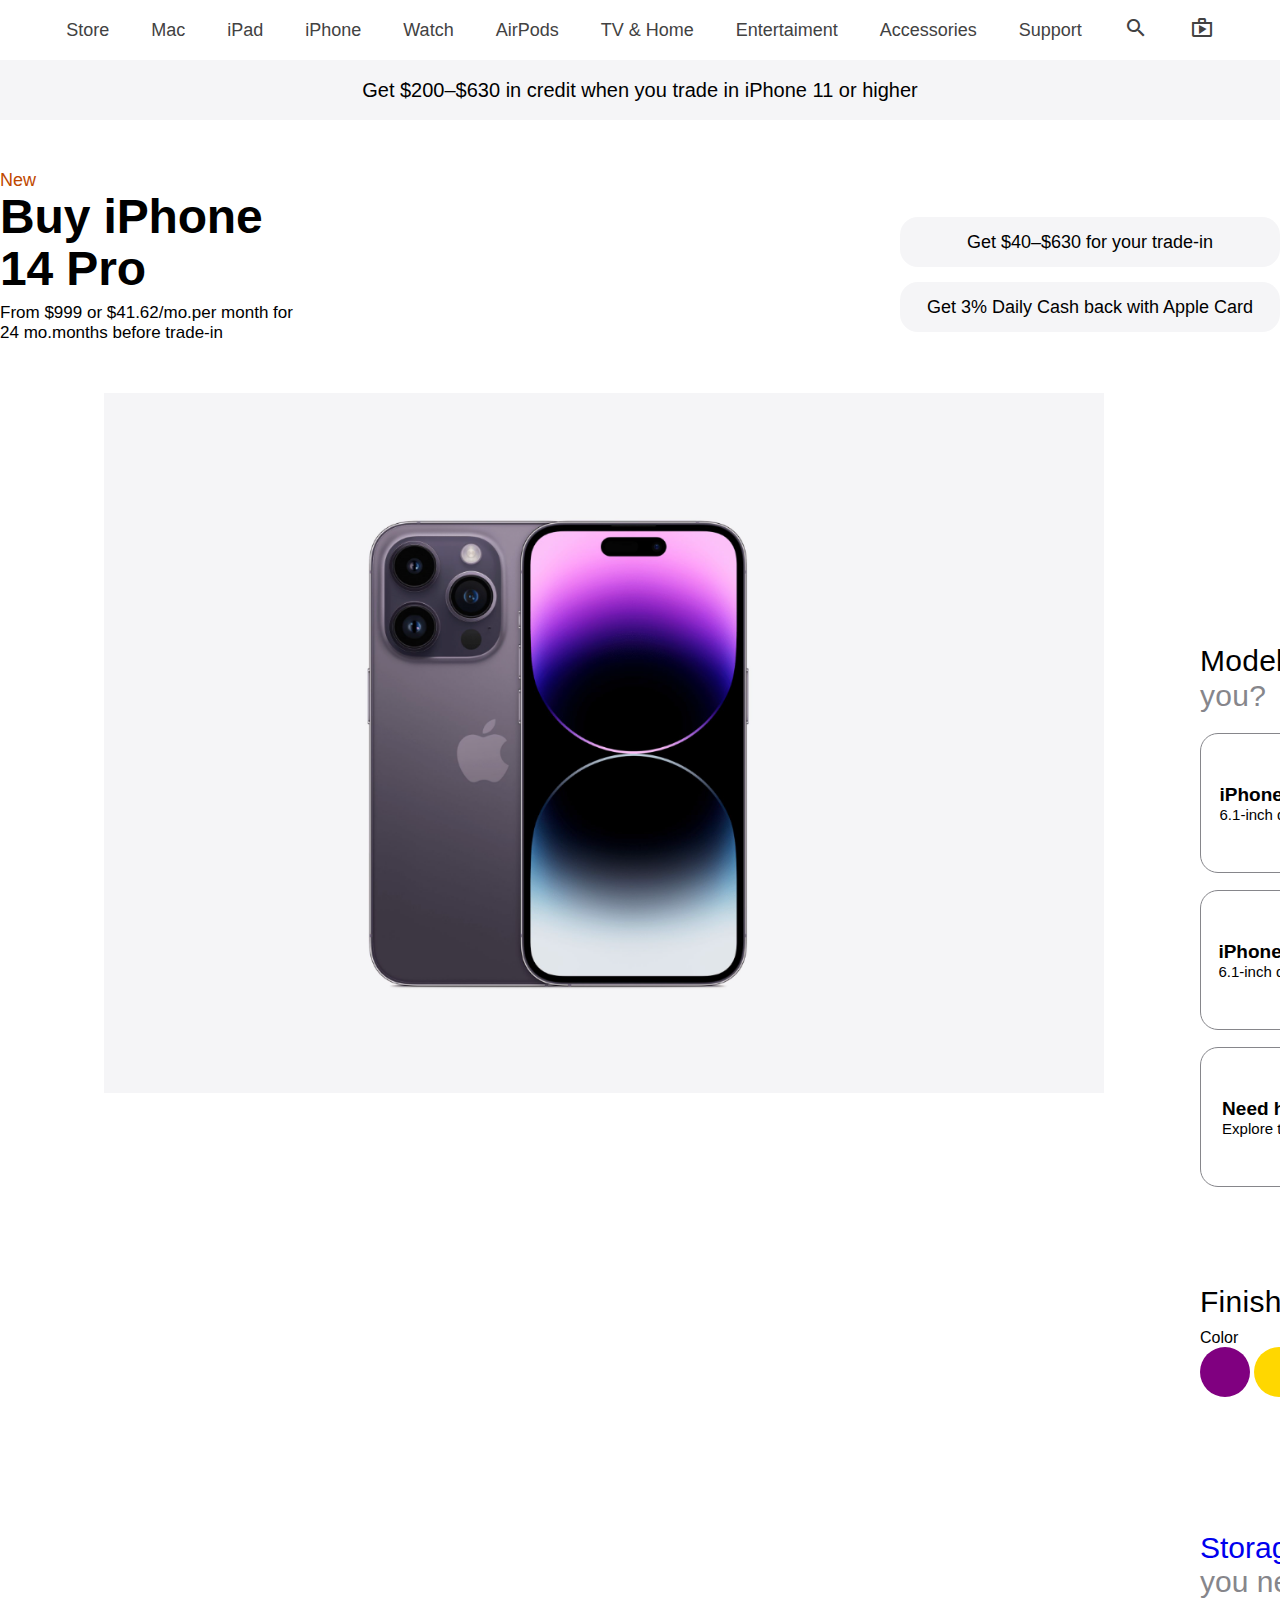
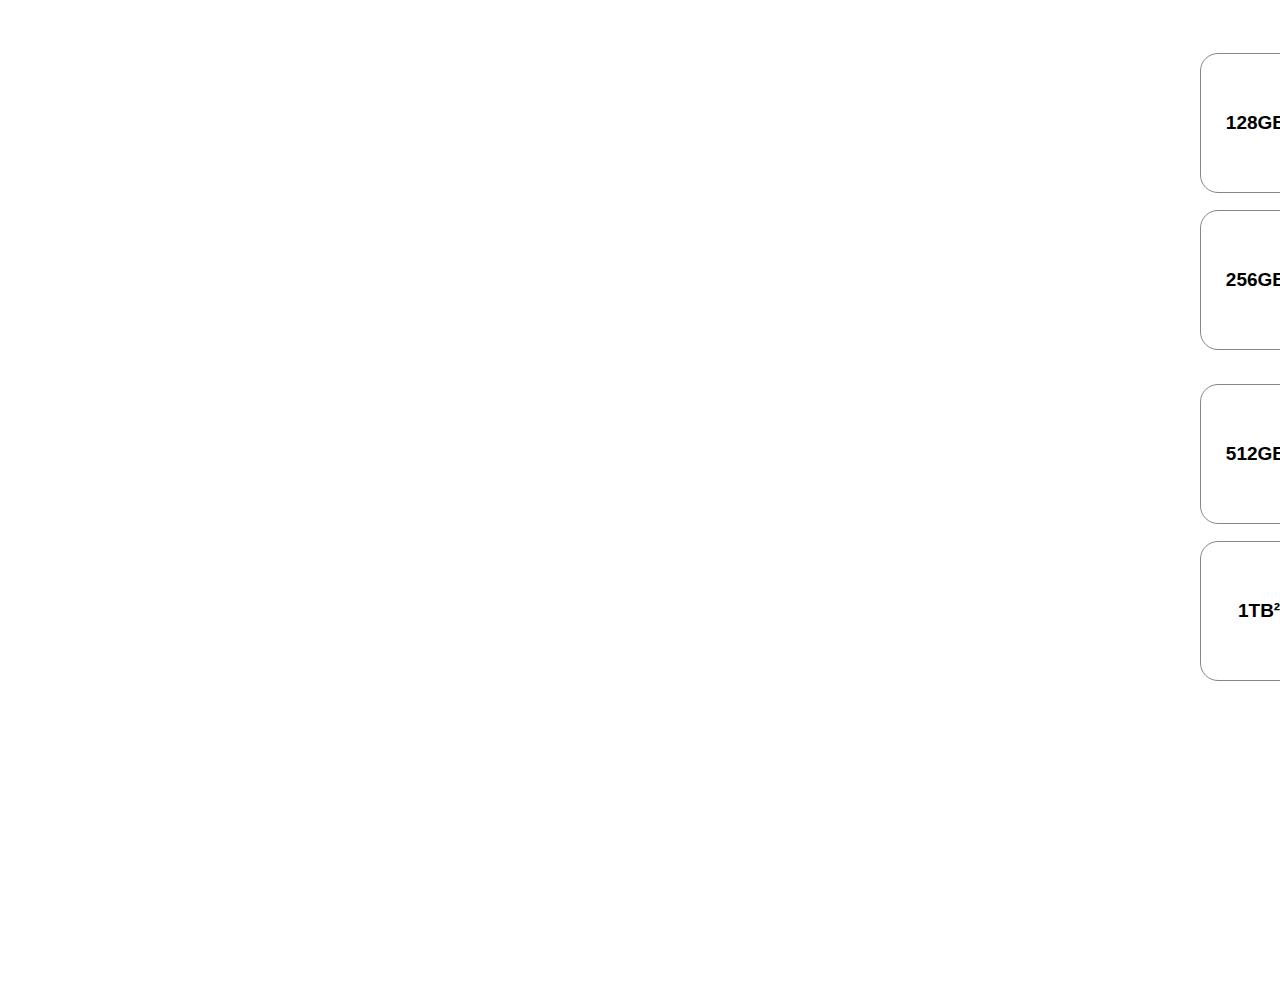
<file: index2.html>
<!DOCTYPE html>
<html lang="en">

<head>
    <meta charset="UTF-8">
    <meta http-equiv="X-UA-Compatible" content="IE=edge">
    <meta name="viewport" content="width=device-width, initial-scale=1.0">
    <title>apple.com</title>
    <link href="https://fonts.googleapis.com/icon?family=Material+Icons+Outlined" rel="stylesheet">
    <link rel="stylesheet" href="./css/style2.css">
</head>

<body>
    <div class="container">
        <header class="head">
            <nav><a class="ssilki" href="#">Store</a></nav>
            <nav><a class="ssilki" href="./index.html">Mac</a></nav>
            <nav><a class="ssilki" href="#">iPad</a></nav>
            <nav><a class="ssilki" href="#">iPhone</a></nav>
            <nav><a class="ssilki" href="#">Watch</a></nav>
            <nav><a class="ssilki" href="#">AirPods</a></nav>
            <nav><a class="ssilki" href="#">TV & Home</a></nav>
            <nav><a class="ssilki" href="#">Entertaiment</a></nav>
            <nav><a class="ssilki" href="#">Accessories</a></nav>
            <nav><a class="ssilki" href="#">Support</a></nav>
            <nav><a class="ssilki" href="#"> <span class="material-icons-outlined rt">search</span></a></nav>
            <nav><a class="ssilki" href="#">
                    <span class="material-icons-outlined rt">shop</span></a></nav>
        </header>

        <div class="box">Get $200–$630 in credit when you trade in iPhone 11 or higher</div>
    </div>

        <div class="doc">
            <div class="cont">
                <p class="p01">New</p>
                <p class="p02">Buy iPhone 14 Pro</p>
                <p class="p03">From $999 or $41.62/mo.per month for 24 mo.months before trade-in</p>
            </div>

            <div class="box_of_btns">
                <a href="#"><button class="btn">Get $40–$630 for your trade-in</button></a>
                <a href="#"><button class="btn">Get 3% Daily Cash back with Apple Card</button></a>
            </div>
        </div>

        <div class="abox">
            <div class="iPhones_box">
                <img class="iPhoness" src="./img/IPhone.png" alt="img">
            </div>

            <div class="model">
                <p class="modelp">Model. <span class="grey">Which is best for you?</span></p>
                <div class="bigbox">
                    <a href="#">
                        <div class="element1">
                            <div class="aelement">
                                <p class="ip">iPhone 14 Pro</p>
                                <p class="iq">6.1-inch display¹</p>
                            </div>
                            <div class="belement">
                                <p>From $999 <br> or $41.62/mo. <br> for 24 mo. before <br> trade-in</p>
                            </div>
                        </div>
                        <a href="#">
                            <div class="element2">
                                <div class="aelement">
                                    <p class="ip">iPhone 14 Pro Max</p>
                                    <p class="iq">6.1-inch display¹</p>
                                </div>
                                <div class="belement">
                                    <p>From $999 <br> or $41.62/mo. <br> for 24 mo. before <br> trade-in</p>
                                </div>
                            </div>
                            <div class="element3">
                                <p><span class="d">Need help choosing a model?</span> <br>
                                    Explore the differences in screen size and battery life.</p>
                            </div>
                </div>
                <div class="divas">
                    <p class="we"><span class="qw">Finish.</span> Pick your favorite.</p>
                </div>
                <p class="t">Color</p>
                <div class="btn_color">
                    <button class="btn_cor" data-color="Purple"></button>
                    <button class="btn_cor1" data-color="Gold"></button>
                    <button class="btn_cor2" data-color="Silver"></button>
                    <button class="btn_cor3" data-color="Black"></button>
                </div>

                <div class="abigdive">
                    <p class="op">Storage.<span class="spand"> How much space do <br> you need?</span></p>
                    <div class="boxxx">
                        <a href="">
                            <div class="el">
                                <div class="div001">128GB²</div>
                                <div class="div002">
                                    <p>From $1009 <br> or $45.79/mo. <br> for 24 mo. before <br> trade-in</p>
                                </div>
                            </div>
                        </a>
                        <a href="">
                            <div class="el">
                                <div class="div001">256GB²</div>
                                <div class="div002">
                                    <p>From $1199 <br> or $49.95/mo. <br> for 24 mo. before <br> trade-in</p>
                                </div>
                            </div>
                    </div>
                    </a>
                    <a href="">
                        <div class="el">
                            <div class="div001">512GB²</div>
                            <div class="div002">
                                <p>From $1399 <br> or $58.29/mo. <br> for 24 mo. before <br> trade-in</p>
                            </div>
                        </div>
                </div>
                </a>
                <a href="#">
                    <div class="s01">
                        <div class="el0">
                            <div class="div001">1TB²</div>
                            <div class="div002">
                                <p>From $1599 <br> or $66.62/mo. <br> for 24 mo. before <br> trade-in</p>
                            </div>
                        </div>
                    </div>
                </a>
            </div>



        </div>
    </div>
    </div>
    </div>





    </div>
    <script src="./js/main.js"></script>
</body>

</html>
</file>
<file: css/style2.css>
* {
    padding: 0;
    margin: 0;
    box-sizing: border-box;
    text-decoration: none;
    font-family: SF Pro Text, SF Pro Icons, AOS Icons, Helvetica Neue, Helvetica, Arial, sans-serif;
}

.container {
    max-width: 1920px;
    margin: 0 auto;
}

.head {
    height: 60px;
    width: 100%;
    display: flex;
    align-items: center;
    justify-content: center;
    gap: 42px;
}

.logo {
    width: 67px;
    height: 35px;
}

.ssilki {
    color: #424242;
    transition: color 1ms linear;
    font-size: 18px;
}

.ssilki:hover {
    color: black;
}

.box {
    width: 100%;
    background-color: #F5F5F7;
    height: 60px;
    display: flex;
    justify-content: center;
    align-items: center;
    font-size: 20px;
}

.box2 {
    height: 76px;
    width: 1100px;
    background-color: #F5F5F7;
    display: flex;
    gap: 50px;
    justify-content: center;
    border-radius: 10px;
}

.a {
    width: 30px;
    height: 30px;
}

.item1 {
    display: flex;
    gap: 10px;
    align-items: center;
}

.item0 {
    display: flex;
    flex-direction: column;
    justify-content: center;
}

.silka {
    color: #06c;
    font-size: 20px;
}

.p0 {
    font-size: 20px;
}

.b {
    font-size: 20px;
}

.b2 {
    font-size: 20px;
}

.b3 {
    font-size: 20px;
}

.p01 {
    color: #bf4800;
    font-size: 18px;
}

.p02 {
    font-size: 48px;
    line-height: 1.08349;
    font-weight: 600;
    letter-spacing: -.003em;
    padding-bottom: 8px;
}

.p03 {
    font-size: 17px;
}

.btn {
    background-color: #F5F5F7;
    width: 380px;
    height: 50px;
    border: 0;
    border-radius: 18px;
    padding-top: 12px;
    padding-right: 16px;
    padding-bottom: 12px;
    padding-left: 16px;
    cursor: pointer;
    font-size: 18px;
}

.doc {
    display: flex;
    align-items: center;
    justify-content: space-around;
    gap: 600px;
    margin-top: 50px;
}

.box_of_btns {
    display: flex;
    flex-direction: column;
    gap: 15px;
    margin-top: 36px;
}

.iPhones_box {
    width: 1200px;
    height: 700px;
    background-color: #F5F5F7;
    border-radius: 18px;
    margin-left: 104px;
    margin-top: 50px;
    display: flex;
    align-items: center;
    justify-content: center;
}

.iPhoness {
    width: 1000px;
    height: 700px;
}

.abox {
    display: flex;
    gap: 96px;
}

.model {
    margin-top: 300px;
    display: flex;
    flex-direction: column;
}

.modelp {
    font-size: 30px;
    line-height: 1.16667;
    letter-spacing: .009em;
}

.grey {
    color: #86868b;
}

.element1 {
    background-color: white;
    height: 140px;
    width: 400px;
    border: solid 1px #86868b;
    border-radius: 18px;
}

.element2 {
    background-color: white;
    height: 140px;
    width: 400px;
    border: solid 1px #86868b;
    border-radius: 18px;
    margin-bottom: 17px;
}

.element2:hover {
    border: 2px #06c solid;
}

.element3 {
    background-color: white;
    height: 140px;
    width: 400px;
    border: solid 1px #86868b;
    border-radius: 18px;
    margin-bottom: 17px;
}

.element3:hover {
    border: 2px #06c solid;
}

.bigbox {
    display: flex;
    flex-direction: column;
    margin-top: 20px;
}

.element1 {
    display: flex;
    gap: 120px;
    font-size: 15px;
    align-items: center;
    justify-content: center;
    text-align: end;
    color: black;
    transition: color 1ms linear;
    margin-bottom: 17px;
}

.element1:hover {
    border: 2px #06c solid;
}

.ip {
    text-align: start;
    font-size: 19px;
    font-weight: 600;
}

.iq {
    text-align: start;
}

.element2 {
    display: flex;
    gap: 80px;
    font-size: 15px;
    align-items: center;
    justify-content: center;
    text-align: end;
    color: black;
    transition: color 1ms linear;
    margin-bottom: 17px;
}


.element3 {
    display: flex;
    font-size: 15px;
    align-items: center;
    justify-content: center;
    color: black;
}

.d {
    font-size: 19px;
    font-weight: 600;
}

.iPhones_box {
    position: sticky;
    top: 100px;
}

.abox {
    height: 2250px;
}

.qw {
    color: black;
    font-size: 30px;
    line-height: 1.16667;
    letter-spacing: .009em;
}

.we {
    color: #86868b;
    font-size: 30px;
}

.divas {
    margin-top: 80px;
}

.t {
    color: black;
    margin-top: 10px;
}

.colors {
    width: 50px;
    height: 50px;
    border-radius: 50%;
    border: 0;
}

.colors:hover {
    border: 2px #86868b solid;
}

.images {
    display: flex;
    gap: 15px;
    margin-top: 17px;
    margin-left: -10px;
}

.op {
    margin-top: 130px;
    font-size: 30px;
}

.spand {
    color: #86868b;
}

.el {
    background-color: white;
    height: 140px;
    width: 400px;
    border: solid 1px #86868b;
    border-radius: 18px;
    display: flex;
    align-items: center;
    justify-content: center;
    gap: 160px;
    color: black;
    text-align: end;
}

.el0 {
    background-color: white;
    height: 140px;
    width: 400px;
    border: solid 1px #86868b;
    border-radius: 18px;
    display: flex;
    align-items: center;
    justify-content: center;
    gap: 160px;
    text-align: end;
    margin-top: 17px;
    color: black;
}

.el0:hover {
    border: 2px #06c solid;
}

.el:hover {
    border: 2px #06c solid;
}

.boxxx {
    display: flex;
    flex-direction: column;
    gap: 17px;
    margin-top: 20px;
}

.div001 {
    font-weight: 600;
    font-size: 19px;
}


.abigdive {
    display: flex;
    flex-direction: column;
    gap: 17px;
}

.jpg {
    width: 140px;
    height: 140px;
    border-radius: 18px 0px 0 18px;
}

.btn_cor {
    width: 50px;
    height: 50px;
    border-radius: 50%;
    border: none;
    background-color: purple;
}

.btn_cor1 {
    width: 50px;
    height: 50px;
    border-radius: 50%;
    border: none;
    background-color: gold;
}

.btn_cor2 {
    width: 50px;
    height: 50px;
    border-radius: 50%;
    border: none;
    background-color: whitesmoke;
}

.btn_cor3 {
    width: 50px;
    height: 50px;
    border-radius: 50%;
    border: none;
    background-color: black;
}
</file>
